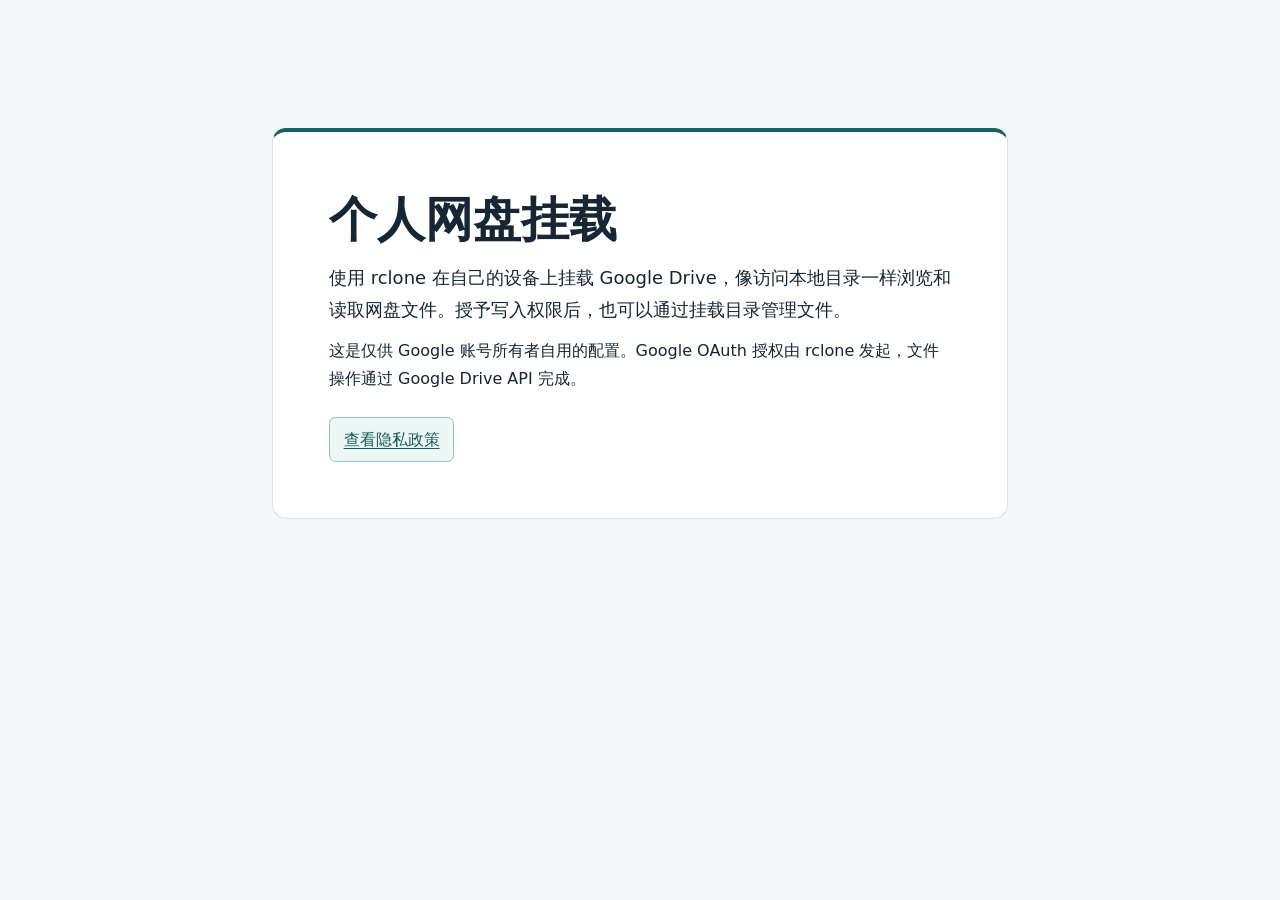
<file: index.html>
<!doctype html>
<html lang="zh-CN">
<head>
  <meta charset="utf-8">
  <meta name="viewport" content="width=device-width, initial-scale=1">
  <meta name="description" content="使用 rclone 在自己的设备上挂载个人 Google Drive。">
  <title>个人网盘挂载</title>
  <link rel="stylesheet" href="./style.css">
</head>
<body>
  <main class="page home">
    <h1>个人网盘挂载</h1>
    <p class="lead">使用 rclone 在自己的设备上挂载 Google Drive，像访问本地目录一样浏览和读取网盘文件。授予写入权限后，也可以通过挂载目录管理文件。</p>
    <p>这是仅供 Google 账号所有者自用的配置。Google OAuth 授权由 rclone 发起，文件操作通过 Google Drive API 完成。</p>
    <a class="policy-link" href="./privacy.html">查看隐私政策</a>
  </main>
</body>
</html>
</file>
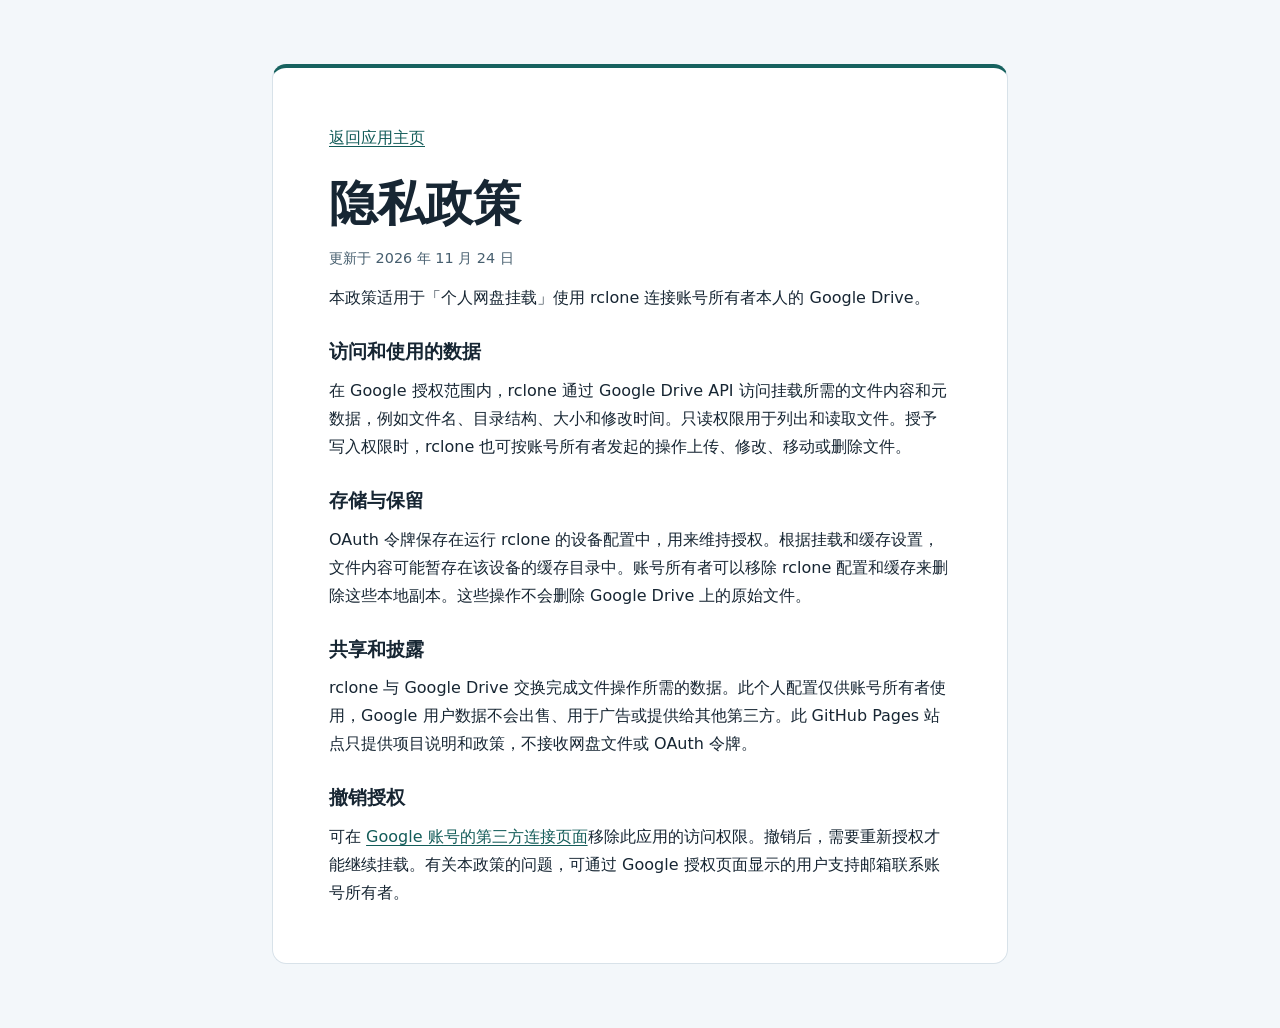
<file: privacy.html>
<!doctype html>
<html lang="zh-CN">
<head>
  <meta charset="utf-8">
  <meta name="viewport" content="width=device-width, initial-scale=1">
  <meta name="description" content="个人网盘挂载如何访问、使用和存储 Google Drive 数据。">
  <title>隐私政策 | 个人网盘挂载</title>
  <link rel="stylesheet" href="./style.css">
</head>
<body>
  <main class="page">
    <nav aria-label="页面导航"><a href="./">返回应用主页</a></nav>
    <h1>隐私政策</h1>
    <p class="updated">更新于 <time datetime="2026-11-24">2026 年 11 月 24 日</time></p>
    <p>本政策适用于「个人网盘挂载」使用 rclone 连接账号所有者本人的 Google Drive。</p>

    <section>
      <h2>访问和使用的数据</h2>
      <p>在 Google 授权范围内，rclone 通过 Google Drive API 访问挂载所需的文件内容和元数据，例如文件名、目录结构、大小和修改时间。只读权限用于列出和读取文件。授予写入权限时，rclone 也可按账号所有者发起的操作上传、修改、移动或删除文件。</p>
    </section>

    <section>
      <h2>存储与保留</h2>
      <p>OAuth 令牌保存在运行 rclone 的设备配置中，用来维持授权。根据挂载和缓存设置，文件内容可能暂存在该设备的缓存目录中。账号所有者可以移除 rclone 配置和缓存来删除这些本地副本。这些操作不会删除 Google Drive 上的原始文件。</p>
    </section>

    <section>
      <h2>共享和披露</h2>
      <p>rclone 与 Google Drive 交换完成文件操作所需的数据。此个人配置仅供账号所有者使用，Google 用户数据不会出售、用于广告或提供给其他第三方。此 GitHub Pages 站点只提供项目说明和政策，不接收网盘文件或 OAuth 令牌。</p>
    </section>

    <section>
      <h2>撤销授权</h2>
      <p>可在 <a href="https://myaccount.google.com/connections">Google 账号的第三方连接页面</a>移除此应用的访问权限。撤销后，需要重新授权才能继续挂载。有关本政策的问题，可通过 Google 授权页面显示的用户支持邮箱联系账号所有者。</p>
    </section>
  </main>
</body>
</html>
</file>
<file: style.css>
:root {
  color-scheme: light;
  font-family: system-ui, -apple-system, "PingFang SC", "Microsoft YaHei", sans-serif;
  color: #172633;
  background: #f3f7fa;
  line-height: 1.75;
}

body {
  margin: 0;
  padding: clamp(1rem, 5vw, 4rem);
}

.page {
  box-sizing: border-box;
  max-width: 46rem;
  margin: 0 auto;
  padding: clamp(1.5rem, 6vw, 3.5rem);
  border: 1px solid #d8e2e9;
  border-top: 0.3rem solid #17625f;
  border-radius: 0.9rem;
  background: #fff;
}

.home {
  margin-top: clamp(0rem, 6vw, 4rem);
}

h1, h2 {
  line-height: 1.3;
  margin: 0;
}

h1 {
  font-size: clamp(2rem, 5vw, 3rem);
}

h2 {
  font-size: 1.2rem;
}

p {
  margin: 0.75rem 0 0;
}

.lead {
  font-size: 1.125rem;
}

.updated {
  color: #465e6e;
  font-size: 0.9rem;
}

nav {
  margin-bottom: 1.25rem;
}

section {
  margin-top: 1.75rem;
}

a {
  color: #135c59;
  text-underline-offset: 0.2em;
}

a:focus-visible {
  outline: 2px solid #135c59;
  outline-offset: 4px;
}

.policy-link {
  display: inline-block;
  margin-top: 1.5rem;
  padding: 0.45rem 0.85rem;
  border: 1px solid #9abfba;
  border-radius: 0.4rem;
  background: #edf7f5;
}
</file>
